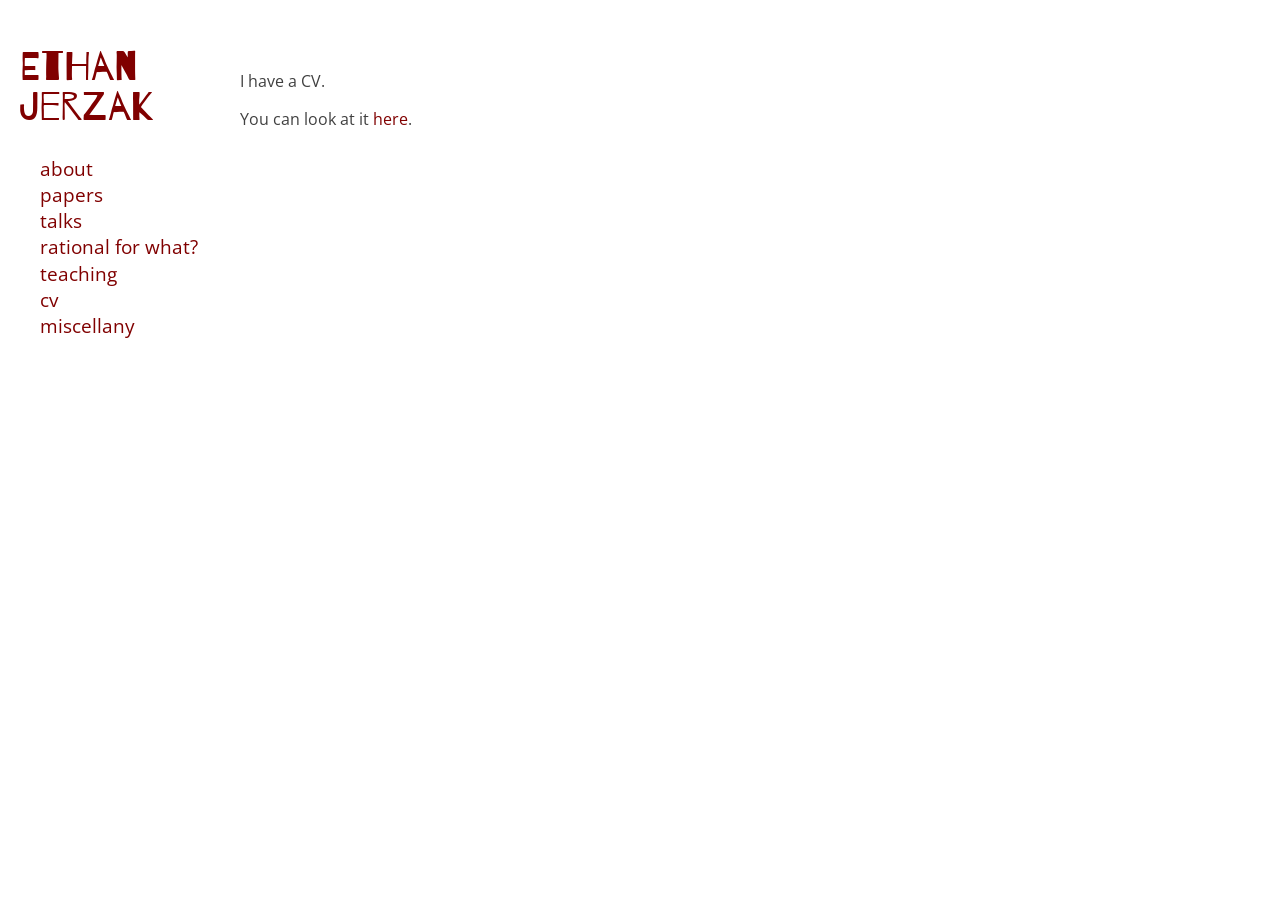
<file: cv.html>
<!DOCTYPE html PUBLIC "-//W3C//DTD XHTML 1.0 Transitional//EN" "http://www.w3.org/TR/xhtml1/DTD/xhtml1-transitional.dtd">
<html xmlns="http://www.w3.org/1999/xhtml">
<head>
  <meta name="viewport" content="width=device-width, initial-scale=1.0" />
  <meta http-equiv="Content-Type" content="text/html; charset=utf-8" />
  <meta http-equiv="Content-Style-Type" content="text/css" />
  <meta name="generator" content="pandoc" />
  <meta name="author" content="Ethan Jerzak" />
  <title>CV — Ethan Jerzak</title>
  <style type="text/css">code{white-space: pre;}</style>
  <link rel="stylesheet" href="ethan.css" type="text/css" />
  <link href="https://fonts.googleapis.com/css?family=Barrio|Open+Sans" rel="stylesheet">
</head>
<body>
<div id="header">
<h1 class="title">Ethan Jerzak</h1>
<h2 class="author">Ethan Jerzak</h2>
</div>
<div class="navbar">
<nav>
<h1 id="ethan-jerzak"><a href="index.html">Ethan Jerzak</a></h1>
<ul>
<li><a href="index.html">about</a></li>
<li><a href="papers.html">papers</a></li>
<li><a href="talks.html">talks</a></li>
<li><a href="rational-for-what.html">rational for what?</a></li>
<li><a href="teaching.html">teaching</a></li>
<li><a href="cv.html">cv</a></li>
<li><a href="miscellany.html">miscellany</a></li>
</ul>
</nav>
</div>
<div id="main">
<div class="text">
<p>I have a CV.</p>
<p>You can look at it <a href="ethan_jerzak_cv.pdf">here</a>.</p>
</div>
</div>
</body>
</html>
</file>
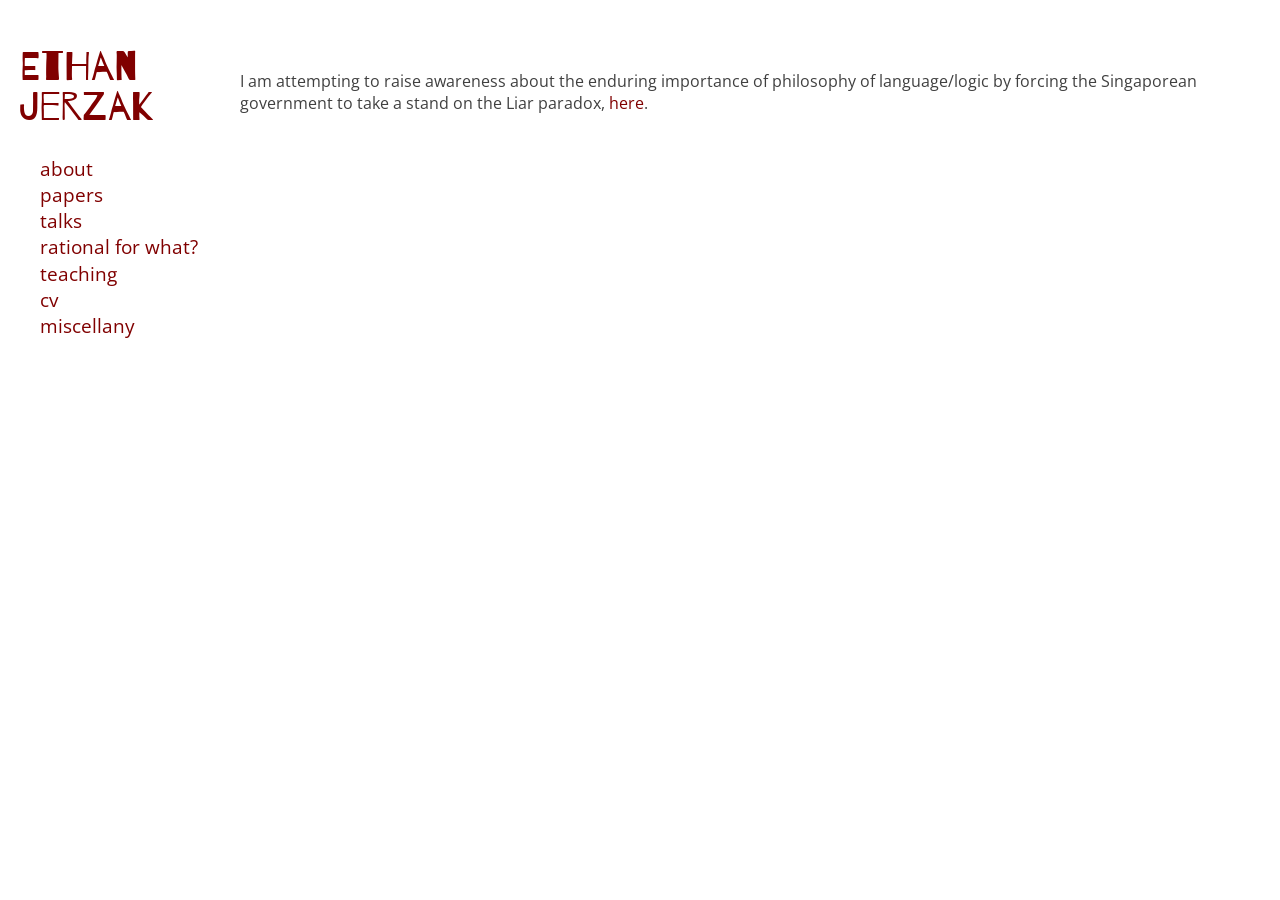
<file: miscellany.html>
<!DOCTYPE html PUBLIC "-//W3C//DTD XHTML 1.0 Transitional//EN" "http://www.w3.org/TR/xhtml1/DTD/xhtml1-transitional.dtd">
<html xmlns="http://www.w3.org/1999/xhtml">
<head>
  <meta name="viewport" content="width=device-width, initial-scale=1.0" />
  <meta http-equiv="Content-Type" content="text/html; charset=utf-8" />
  <meta http-equiv="Content-Style-Type" content="text/css" />
  <meta name="generator" content="pandoc" />
  <meta name="author" content="Ethan Jerzak" />
  <title>Miscellany — Ethan Jerzak</title>
  <style type="text/css">code{white-space: pre;}</style>
  <link rel="stylesheet" href="ethan.css" type="text/css" />
  <link href="https://fonts.googleapis.com/css?family=Barrio|Open+Sans" rel="stylesheet">
</head>
<body>
<div id="header">
<h1 class="title">Ethan Jerzak</h1>
<h2 class="author">Ethan Jerzak</h2>
</div>
<div class="navbar">
<nav>
<h1 id="ethan-jerzak"><a href="index.html">Ethan Jerzak</a></h1>
<ul>
<li><a href="index.html">about</a></li>
<li><a href="papers.html">papers</a></li>
<li><a href="talks.html">talks</a></li>
<li><a href="rational-for-what.html">rational for what?</a></li>
<li><a href="teaching.html">teaching</a></li>
<li><a href="cv.html">cv</a></li>
<li><a href="miscellany.html">miscellany</a></li>
</ul>
</nav>
</div>
<div id="main">
<div class="text">
<!-- I recently discovered a deficiency on the Internet: no decent tab of the Doobie Brothers' "What a Fool Believes" exists anywhere on it. I've remedied this deficiency, [here](WhatAFoolBelieves.md). -->
<p>I am attempting to raise awareness about the enduring importance of
philosophy of language/logic by forcing the Singaporean government to
take a stand on the Liar paradox, <a href="pofma.html">here</a>.</p>
</div>
</div>
</body>
</html>
</file>
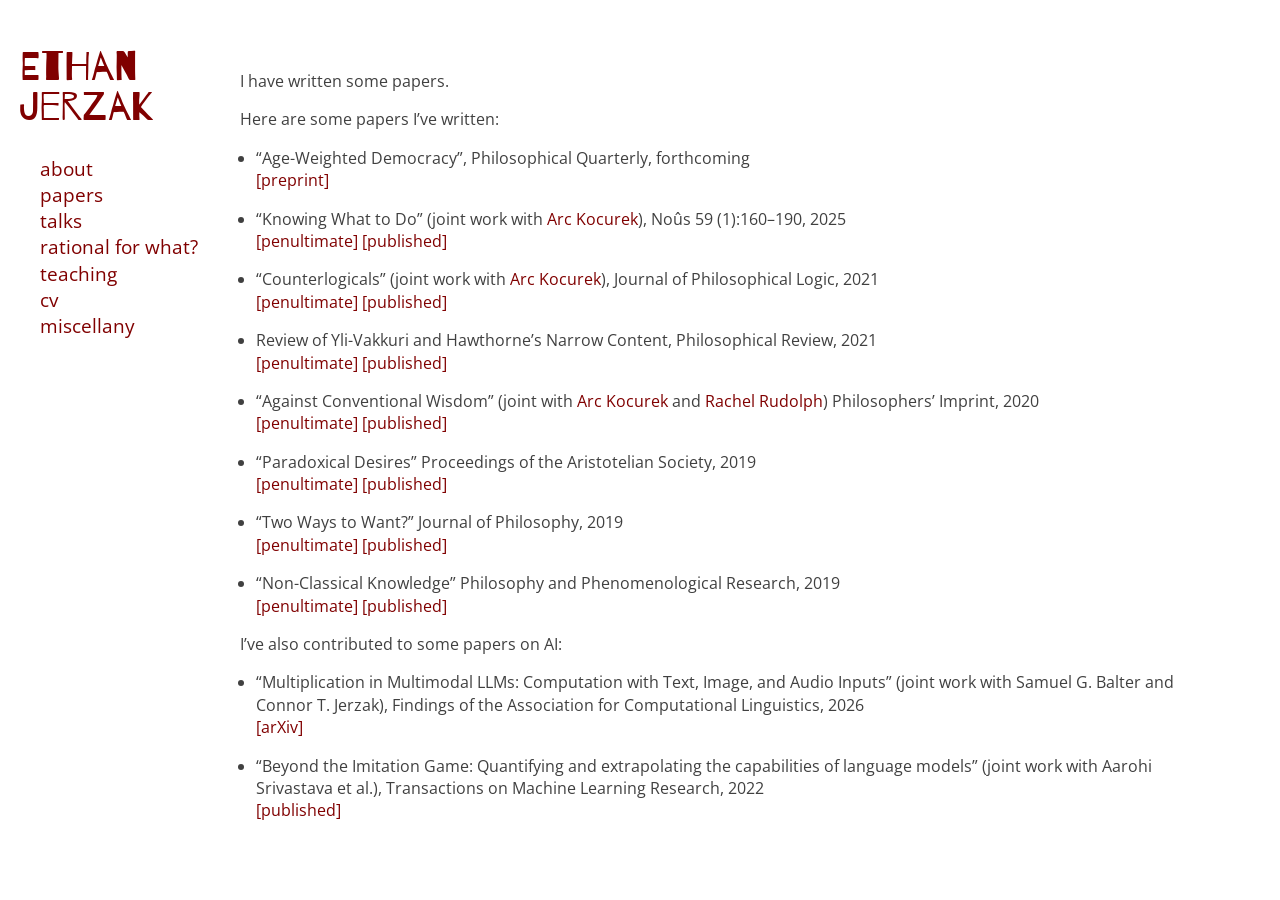
<file: papers.html>
<!DOCTYPE html PUBLIC "-//W3C//DTD XHTML 1.0 Transitional//EN" "http://www.w3.org/TR/xhtml1/DTD/xhtml1-transitional.dtd">
<html xmlns="http://www.w3.org/1999/xhtml">
<head>
  <meta name="viewport" content="width=device-width, initial-scale=1.0" />
  <meta http-equiv="Content-Type" content="text/html; charset=utf-8" />
  <meta http-equiv="Content-Style-Type" content="text/css" />
  <meta name="generator" content="pandoc" />
  <meta name="author" content="Ethan Jerzak" />
  <title>Papers — Ethan Jerzak</title>
  <style type="text/css">code{white-space: pre;}</style>
  <link rel="stylesheet" href="ethan.css" type="text/css" />
  <link href="https://fonts.googleapis.com/css?family=Barrio|Open+Sans" rel="stylesheet">
</head>
<body>
<div id="header">
<h1 class="title">Ethan Jerzak</h1>
<h2 class="author">Ethan Jerzak</h2>
</div>
<div class="navbar">
<nav>
<h1 id="ethan-jerzak"><a href="index.html">Ethan Jerzak</a></h1>
<ul>
<li><a href="index.html">about</a></li>
<li><a href="papers.html">papers</a></li>
<li><a href="talks.html">talks</a></li>
<li><a href="rational-for-what.html">rational for what?</a></li>
<li><a href="teaching.html">teaching</a></li>
<li><a href="cv.html">cv</a></li>
<li><a href="miscellany.html">miscellany</a></li>
</ul>
</nav>
</div>
<div id="main">
<div class="text">
<p>I have written some papers.</p>
<p>Here are some papers I’ve written:</p>
<ul>
<li><p>“Age-Weighted Democracy”, <em>Philosophical Quarterly</em>,
forthcoming<br />
<a href="age_weighted_democracy.pdf">[preprint]</a></p></li>
<li><p>“Knowing What to Do” (joint work with <a
href="http://www.actual.world">Arc Kocurek</a>), <em>Noûs</em> 59
(1):160–190, 2025<br />
<a href="https://philarchive.org/archive/JERKWT-2">[penultimate]</a> <a
href="https://doi.org/10.1111/nous.12503">[published]</a></p></li>
<li><p>“Counterlogicals” (joint work with <a
href="http://www.actual.world">Arc Kocurek</a>), <em>Journal of
Philosophical Logic</em>, 2021<br />
<a href="https://philarchive.org/archive/KOCCAC-2">[penultimate]</a> <a
href="https://doi.org/10.1007/s10992-020-09581-6">[published]</a></p></li>
<li><p>Review of Yli-Vakkuri and Hawthorne’s <em>Narrow Content</em>,
<em>Philosophical Review</em>, 2021<br />
<a href="https://philarchive.org/archive/JERROY">[penultimate]</a> <a
href="https://doi.org/10.1215/00318108-8998929">[published]</a></p></li>
<li><p>“Against Conventional Wisdom” (joint with <a
href="http://actual.world">Arc Kocurek</a> and <a
href="https://sites.google.com/view/rachelettarudolph">Rachel
Rudolph</a>) <em>Philosophers’ Imprint</em>, 2020<br />
<a href="https://philarchive.org/archive/KOCACW">[penultimate]</a> <a
href="http://hdl.handle.net/2027/spo.3521354.0020.022">[published]</a></p></li>
<li><p>“Paradoxical Desires” <em>Proceedings of the Aristotelian
Society</em>, 2019<br />
<a href="https://philarchive.org/archive/JERPD-2">[penultimate]</a> <a
href="https://academic.oup.com/aristotelian/article/119/3/335/5448884?guestAccessKey=4f0c866a-78be-4f2b-a428-3f40453e2000">[published]</a></p></li>
<li><p>“Two Ways to Want?” <em>Journal of Philosophy</em>, 2019<br />
<a href="https://philarchive.org/archive/JERTWT">[penultimate]</a> <a
href="https://doi.org/10.5840/jphil201911624">[published]</a></p></li>
<li><p>“Non-Classical Knowledge” <em>Philosophy and Phenomenological
Research</em>, 2019<br />
<a href="https://philarchive.org/archive/JERNK">[penultimate]</a> <a
href="https://doi.org/10.1111/phpr.12448">[published]</a></p></li>
</ul>
<p>I’ve also contributed to some papers on AI:</p>
<ul>
<li><p>“Multiplication in Multimodal LLMs: Computation with Text, Image,
and Audio Inputs” (joint work with Samuel G. Balter and Connor T.
Jerzak), <em>Findings of the Association for Computational
Linguistics</em>, 2026<br />
<a href="https://arxiv.org/abs/2604.18203">[arXiv]</a></p></li>
<li><p>“Beyond the Imitation Game: Quantifying and extrapolating the
capabilities of language models” (joint work with Aarohi Srivastava et
al.), <em>Transactions on Machine Learning Research</em>, 2022<br />
<a
href="https://openreview.net/forum?id=uyTL5Bvosj">[published]</a></p></li>
</ul>
</div>
</div>
</body>
</html>
</file>
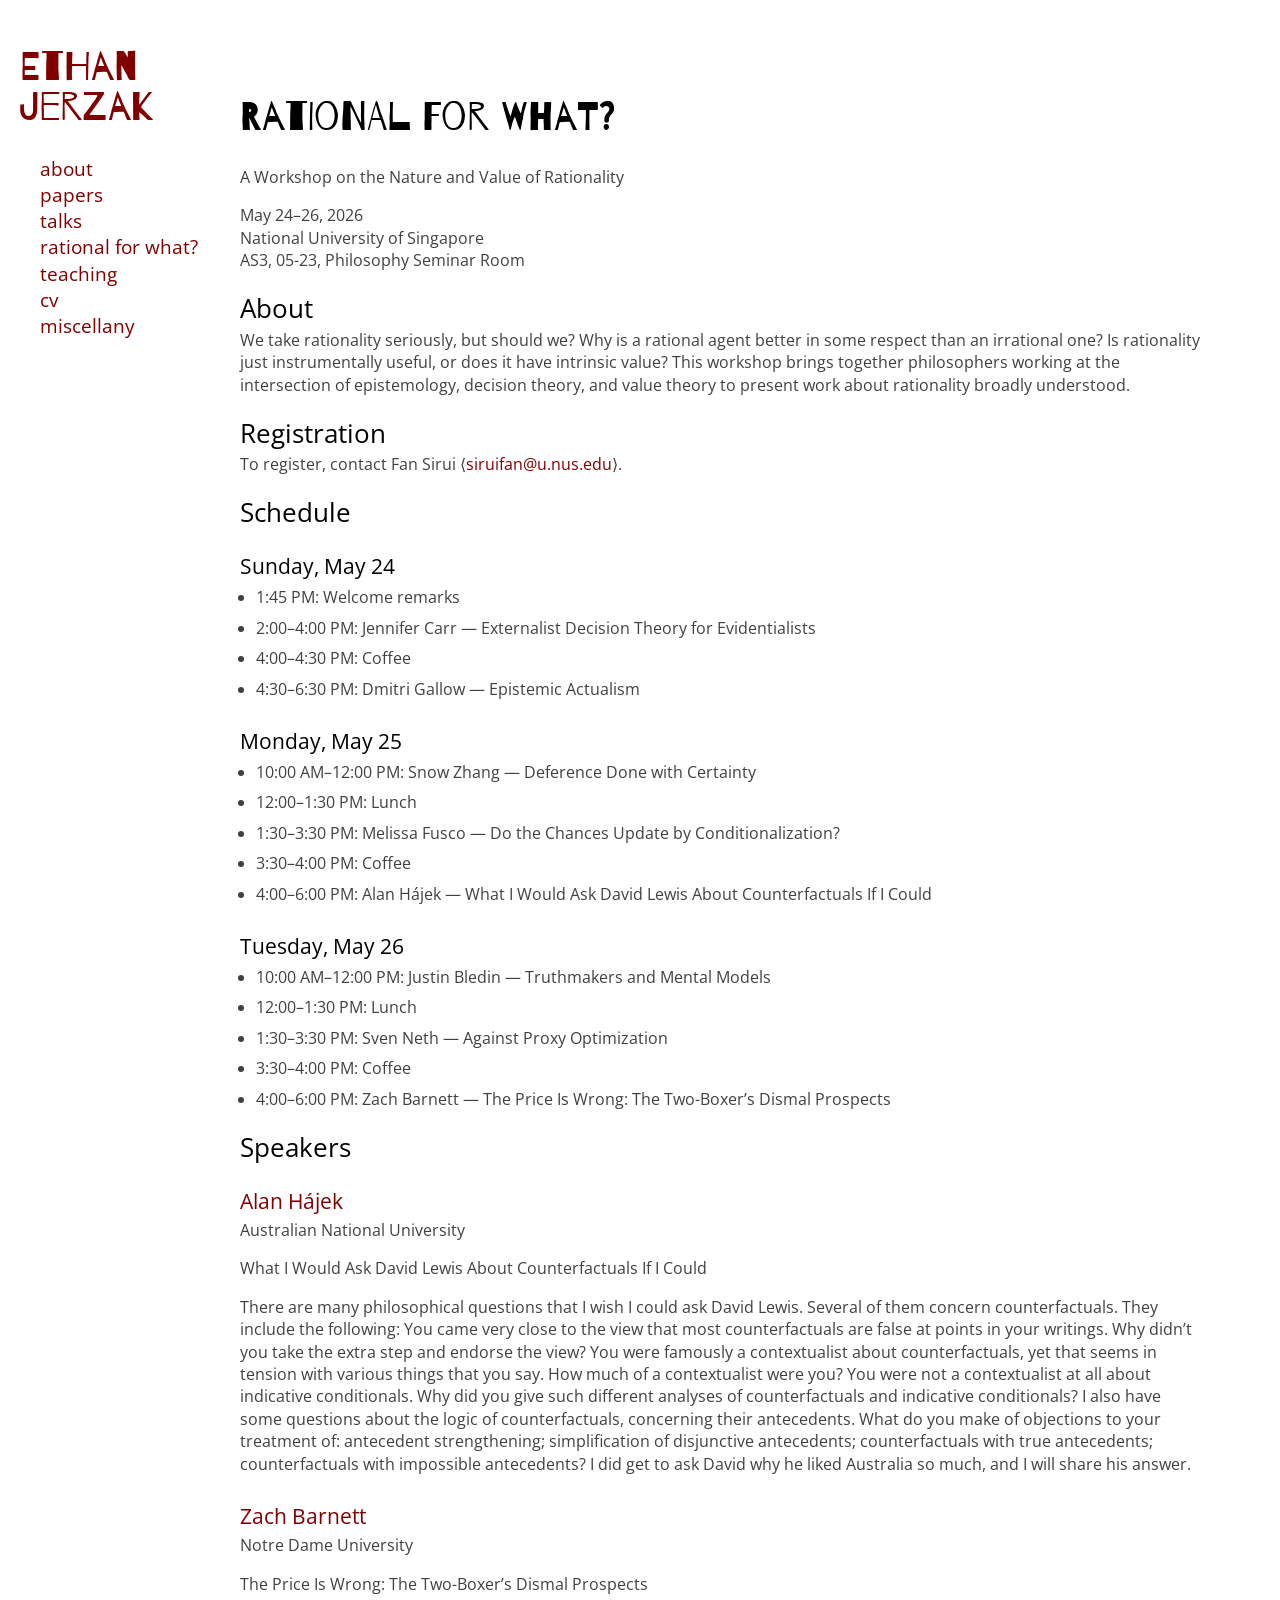
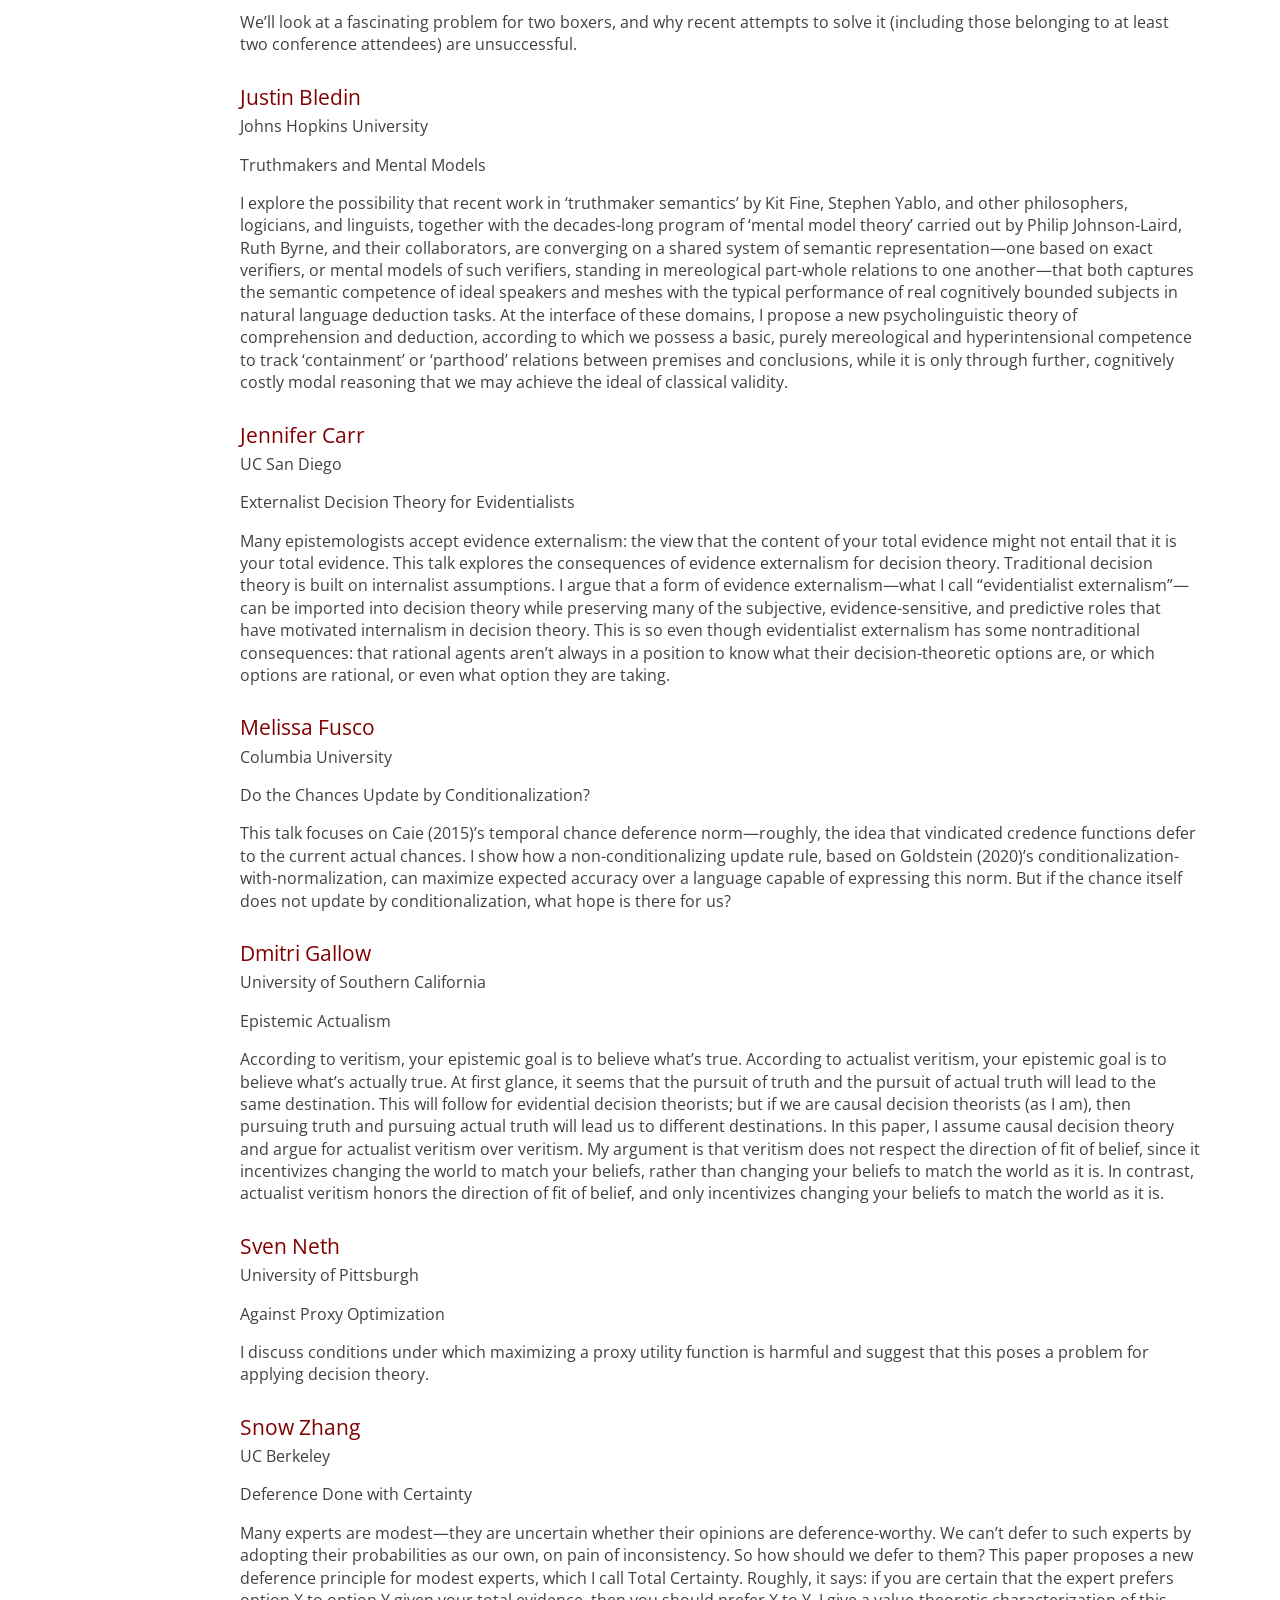
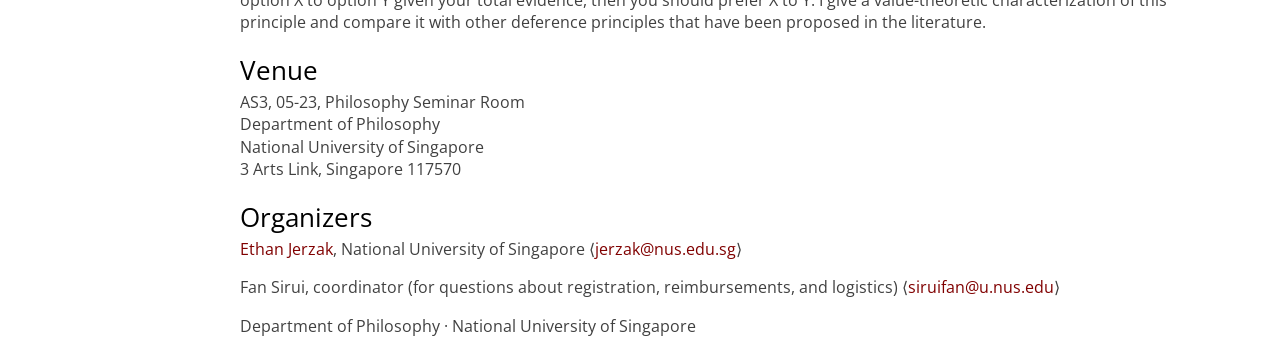
<file: rational-for-what.html>
<!DOCTYPE html PUBLIC "-//W3C//DTD XHTML 1.0 Transitional//EN" "http://www.w3.org/TR/xhtml1/DTD/xhtml1-transitional.dtd">
<html xmlns="http://www.w3.org/1999/xhtml">
<head>
  <meta name="viewport" content="width=device-width, initial-scale=1.0" />
  <meta http-equiv="Content-Type" content="text/html; charset=utf-8" />
  <meta http-equiv="Content-Style-Type" content="text/css" />
  <meta name="generator" content="pandoc" />
  <meta name="author" content="Ethan Jerzak" />
  <title>Rational for What? — Ethan Jerzak</title>
  <style type="text/css">code{white-space: pre;}</style>
  <link rel="stylesheet" href="ethan.css" type="text/css" />
  <link href="https://fonts.googleapis.com/css?family=Barrio|Open+Sans" rel="stylesheet">
</head>
<body>
<div id="header">
<h1 class="title">Ethan Jerzak</h1>
<h2 class="author">Ethan Jerzak</h2>
</div>
<div class="navbar">
<nav>
<h1 id="ethan-jerzak"><a href="index.html">Ethan Jerzak</a></h1>
<ul>
<li><a href="index.html">about</a></li>
<li><a href="papers.html">papers</a></li>
<li><a href="talks.html">talks</a></li>
<li><a href="rational-for-what.html">rational for what?</a></li>
<li><a href="teaching.html">teaching</a></li>
<li><a href="cv.html">cv</a></li>
<li><a href="miscellany.html">miscellany</a></li>
</ul>
</nav>
</div>
<div id="main">
<section id="rational-for-what" class="text">
<h1>Rational for What?</h1>
<p><em>A Workshop on the Nature and Value of Rationality</em></p>
<p>May 24–26, 2026<br> National University of Singapore<br> AS3, 05-23,
Philosophy Seminar Room</p>
<h2 id="about">About</h2>
<p>We take rationality seriously, but should we? Why is a rational agent
better in some respect than an irrational one? Is rationality just
instrumentally useful, or does it have intrinsic value? This workshop
brings together philosophers working at the intersection of
epistemology, decision theory, and value theory to present work about
rationality broadly understood.</p>
<h2 id="registration">Registration</h2>
<p>To register, contact Fan Sirui ⟨<a
href="mailto:siruifan@u.nus.edu">siruifan@u.nus.edu</a>⟩.</p>
<h2 id="schedule">Schedule</h2>
<h3 id="sunday-may-24">Sunday, May 24</h3>
<ul>
<li><strong>1:45 PM:</strong> Welcome remarks</li>
<li><strong>2:00–4:00 PM:</strong> Jennifer Carr — <em>Externalist
Decision Theory for Evidentialists</em></li>
<li><strong>4:00–4:30 PM:</strong> Coffee</li>
<li><strong>4:30–6:30 PM:</strong> Dmitri Gallow — <em>Epistemic
Actualism</em></li>
</ul>
<h3 id="monday-may-25">Monday, May 25</h3>
<ul>
<li><strong>10:00 AM–12:00 PM:</strong> Snow Zhang — <em>Deference Done
with Certainty</em></li>
<li><strong>12:00–1:30 PM:</strong> Lunch</li>
<li><strong>1:30–3:30 PM:</strong> Melissa Fusco — <em>Do the Chances
Update by Conditionalization?</em></li>
<li><strong>3:30–4:00 PM:</strong> Coffee</li>
<li><strong>4:00–6:00 PM:</strong> Alan Hájek — <em>What I Would Ask
David Lewis About Counterfactuals If I Could</em></li>
</ul>
<h3 id="tuesday-may-26">Tuesday, May 26</h3>
<ul>
<li><strong>10:00 AM–12:00 PM:</strong> Justin Bledin — <em>Truthmakers
and Mental Models</em></li>
<li><strong>12:00–1:30 PM:</strong> Lunch</li>
<li><strong>1:30–3:30 PM:</strong> Sven Neth — <em>Against Proxy
Optimization</em></li>
<li><strong>3:30–4:00 PM:</strong> Coffee</li>
<li><strong>4:00–6:00 PM:</strong> Zach Barnett — <em>The Price Is
Wrong: The Two-Boxer’s Dismal Prospects</em></li>
</ul>
<h2 id="speakers">Speakers</h2>
<h3 id="alan-hájek"><a
href="https://researchportalplus.anu.edu.au/en/persons/alan-hajek/">Alan
Hájek</a></h3>
<p>Australian National University</p>
<p><strong>What I Would Ask David Lewis About Counterfactuals If I
Could</strong></p>
<p>There are many philosophical questions that I wish I could ask David
Lewis. Several of them concern counterfactuals. They include the
following: You came very close to the view that most counterfactuals are
false at points in your writings. Why didn’t you take the extra step and
endorse the view? You were famously a contextualist about
counterfactuals, yet that seems in tension with various things that you
say. How much of a contextualist were you? You were not a contextualist
at all about indicative conditionals. Why did you give such different
analyses of counterfactuals and indicative conditionals? I also have
some questions about the logic of counterfactuals, concerning their
antecedents. What do you make of objections to your treatment of:
antecedent strengthening; simplification of disjunctive antecedents;
counterfactuals with true antecedents; counterfactuals with impossible
antecedents? I did get to ask David why he liked Australia so much, and
I will share his answer.</p>
<h3 id="zach-barnett"><a
href="https://sites.google.com/view/zachbarnett">Zach Barnett</a></h3>
<p>Notre Dame University</p>
<p><strong>The Price Is Wrong: The Two-Boxer’s Dismal
Prospects</strong></p>
<p>We’ll look at a fascinating problem for two boxers, and why recent
attempts to solve it (including those belonging to at least two
conference attendees) are unsuccessful.</p>
<h3 id="justin-bledin"><a href="https://www.jbledin.com/">Justin
Bledin</a></h3>
<p>Johns Hopkins University</p>
<p><strong>Truthmakers and Mental Models</strong></p>
<p>I explore the possibility that recent work in ‘truthmaker semantics’
by Kit Fine, Stephen Yablo, and other philosophers, logicians, and
linguists, together with the decades-long program of ‘mental model
theory’ carried out by Philip Johnson-Laird, Ruth Byrne, and their
collaborators, are converging on a shared system of semantic
representation—one based on exact verifiers, or mental models of such
verifiers, standing in mereological part-whole relations to one
another—that both captures the semantic competence of ideal speakers and
meshes with the typical performance of real cognitively bounded subjects
in natural language deduction tasks. At the interface of these domains,
I propose a new psycholinguistic theory of comprehension and deduction,
according to which we possess a basic, purely mereological and
hyperintensional competence to track ‘containment’ or ‘parthood’
relations between premises and conclusions, while it is only through
further, cognitively costly modal reasoning that we may achieve the
ideal of classical validity.</p>
<h3 id="jennifer-carr"><a
href="https://philosophyfaculty.ucsd.edu/~j2carr/">Jennifer
Carr</a></h3>
<p>UC San Diego</p>
<p><strong>Externalist Decision Theory for Evidentialists</strong></p>
<p>Many epistemologists accept <em>evidence externalism</em>: the view
that the content of your total evidence might not entail that it is your
total evidence. This talk explores the consequences of evidence
externalism for decision theory. Traditional decision theory is built on
internalist assumptions. I argue that a form of evidence
externalism—what I call “evidentialist externalism”—can be imported into
decision theory while preserving many of the subjective,
evidence-sensitive, and predictive roles that have motivated internalism
in decision theory. This is so even though evidentialist externalism has
some nontraditional consequences: that rational agents aren’t always in
a position to know what their decision-theoretic options are, or which
options are rational, or even what option they are taking.</p>
<h3 id="melissa-fusco"><a
href="https://philosophy.columbia.edu/content/melissa-fusco">Melissa
Fusco</a></h3>
<p>Columbia University</p>
<p><strong>Do the Chances Update by Conditionalization?</strong></p>
<p>This talk focuses on Caie (2015)’s temporal chance deference
norm—roughly, the idea that vindicated credence functions defer to the
<em>current actual</em> chances. I show how a non-conditionalizing
update rule, based on Goldstein (2020)’s
conditionalization-with-normalization, can maximize expected accuracy
over a language capable of expressing this norm. But if the chance
itself does not update by conditionalization, what hope is there for
us?</p>
<h3 id="dmitri-gallow"><a href="https://www.jdmitrigallow.com/">Dmitri
Gallow</a></h3>
<p>University of Southern California</p>
<p><strong>Epistemic Actualism</strong></p>
<p>According to veritism, your epistemic goal is to believe what’s true.
According to <em>actualist</em> veritism, your epistemic goal is to
believe what’s <em>actually</em> true. At first glance, it seems that
the pursuit of truth and the pursuit of actual truth will lead to the
same destination. This will follow for evidential decision theorists;
but if we are causal decision theorists (as I am), then pursuing truth
and pursuing actual truth will lead us to different destinations. In
this paper, I assume causal decision theory and argue for actualist
veritism over veritism. My argument is that veritism does not respect
the direction of fit of belief, since it incentivizes changing the world
to match your beliefs, rather than changing your beliefs to match the
world as it is. In contrast, actualist veritism honors the direction of
fit of belief, and only incentivizes changing your beliefs to match the
world as it is.</p>
<h3 id="sven-neth"><a
href="https://www.ocf.berkeley.edu/~nethsven/">Sven Neth</a></h3>
<p>University of Pittsburgh</p>
<p><strong>Against Proxy Optimization</strong></p>
<p>I discuss conditions under which maximizing a proxy utility function
is harmful and suggest that this poses a problem for applying decision
theory.</p>
<h3 id="snow-zhang"><a
href="https://sites.google.com/berkeley.edu/xueyin-snow-zhang">Snow
Zhang</a></h3>
<p>UC Berkeley</p>
<p><strong>Deference Done with Certainty</strong></p>
<p>Many experts are modest—they are uncertain whether their opinions are
deference-worthy. We can’t defer to such experts by adopting their
probabilities as our own, on pain of inconsistency. So how should we
defer to them? This paper proposes a new deference principle for modest
experts, which I call Total Certainty. Roughly, it says: if you are
certain that the expert prefers option X to option Y given your total
evidence, then you should prefer X to Y. I give a value-theoretic
characterization of this principle and compare it with other deference
principles that have been proposed in the literature.</p>
<h2 id="venue">Venue</h2>
<p>AS3, 05-23, Philosophy Seminar Room<br> Department of Philosophy<br>
National University of Singapore<br> 3 Arts Link, Singapore 117570</p>
<h2 id="organizers">Organizers</h2>
<p><a href="index.html">Ethan Jerzak</a>, National University of
Singapore ⟨<a href="mailto:jerzak@nus.edu.sg">jerzak@nus.edu.sg</a>⟩</p>
<p>Fan Sirui, coordinator (for questions about registration,
reimbursements, and logistics) ⟨<a
href="mailto:siruifan@u.nus.edu">siruifan@u.nus.edu</a>⟩</p>
<p>Department of Philosophy · National University of Singapore</p>
</section>
</div>
</body>
</html>
</file>
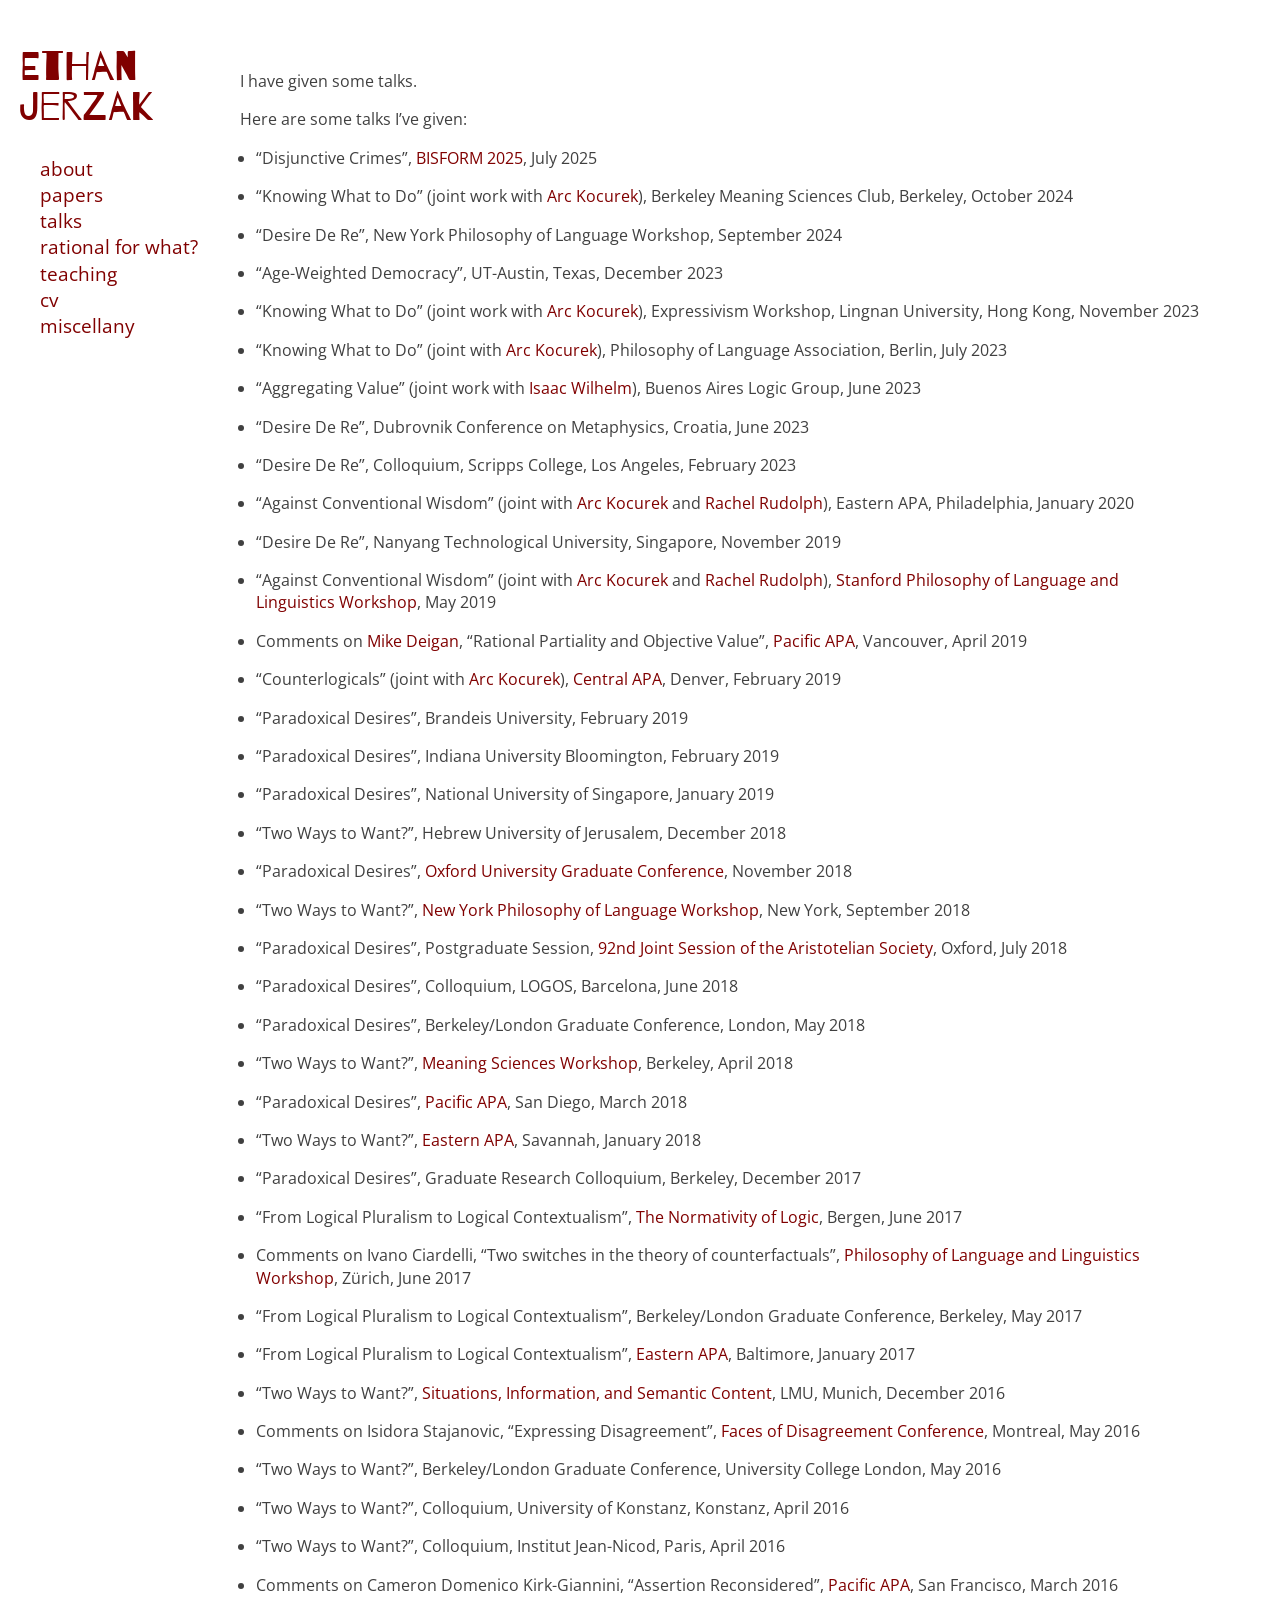
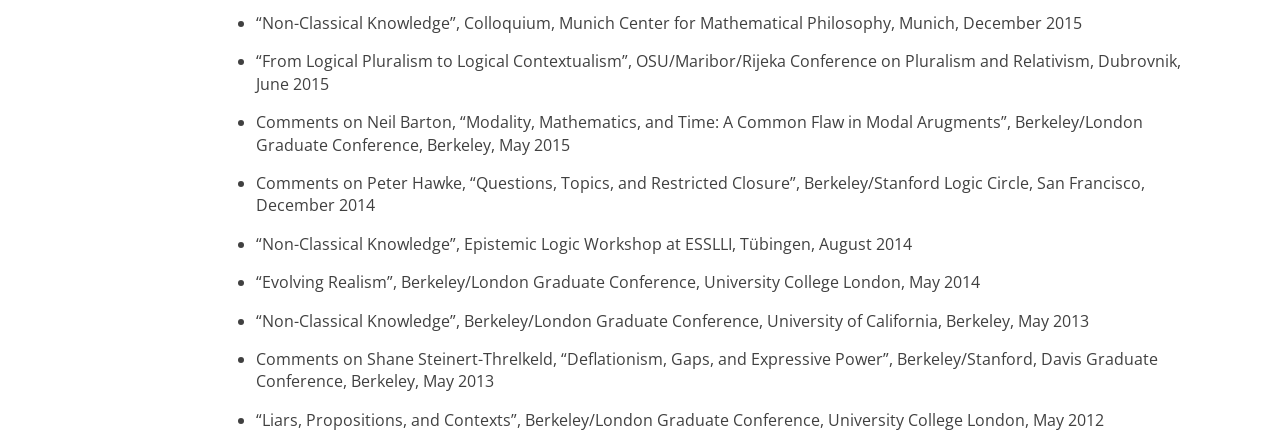
<file: talks.html>
<!DOCTYPE html PUBLIC "-//W3C//DTD XHTML 1.0 Transitional//EN" "http://www.w3.org/TR/xhtml1/DTD/xhtml1-transitional.dtd">
<html xmlns="http://www.w3.org/1999/xhtml">
<head>
  <meta name="viewport" content="width=device-width, initial-scale=1.0" />
  <meta http-equiv="Content-Type" content="text/html; charset=utf-8" />
  <meta http-equiv="Content-Style-Type" content="text/css" />
  <meta name="generator" content="pandoc" />
  <meta name="author" content="Ethan Jerzak" />
  <title>Talks — Ethan Jerzak</title>
  <style type="text/css">code{white-space: pre;}</style>
  <link rel="stylesheet" href="ethan.css" type="text/css" />
  <link href="https://fonts.googleapis.com/css?family=Barrio|Open+Sans" rel="stylesheet">
</head>
<body>
<div id="header">
<h1 class="title">Ethan Jerzak</h1>
<h2 class="author">Ethan Jerzak</h2>
</div>
<div class="navbar">
<nav>
<h1 id="ethan-jerzak"><a href="index.html">Ethan Jerzak</a></h1>
<ul>
<li><a href="index.html">about</a></li>
<li><a href="papers.html">papers</a></li>
<li><a href="talks.html">talks</a></li>
<li><a href="rational-for-what.html">rational for what?</a></li>
<li><a href="teaching.html">teaching</a></li>
<li><a href="cv.html">cv</a></li>
<li><a href="miscellany.html">miscellany</a></li>
</ul>
</nav>
</div>
<div id="main">
<div class="text">
<p>I have given some talks.</p>
<p>Here are some talks I’ve given:</p>
<ul>
<li><p>“Disjunctive Crimes”, <a
href="https://voidprove.github.io/BISFORM2025/">BISFORM 2025</a>, July
2025</p></li>
<li><p>“Knowing What to Do” (joint work with <a
href="http://actual.world">Arc Kocurek</a>), Berkeley Meaning Sciences
Club, Berkeley, October 2024</p></li>
<li><p>“Desire De Re”, New York Philosophy of Language Workshop,
September 2024</p></li>
<li><p>“Age-Weighted Democracy”, UT-Austin, Texas, December
2023</p></li>
<li><p>“Knowing What to Do” (joint work with <a
href="http://actual.world">Arc Kocurek</a>), Expressivism Workshop,
Lingnan University, Hong Kong, November 2023</p></li>
<li><p>“Knowing What to Do” (joint with <a
href="http://actual.world">Arc Kocurek</a>), Philosophy of Language
Association, Berlin, July 2023</p></li>
<li><p>“Aggregating Value” (joint work with <a
href="https://isaacwilhelm.com/">Isaac Wilhelm</a>), Buenos Aires Logic
Group, June 2023</p></li>
<li><p>“Desire De Re”, Dubrovnik Conference on Metaphysics, Croatia,
June 2023</p></li>
<li><p>“Desire De Re”, Colloquium, Scripps College, Los Angeles,
February 2023</p></li>
<li><p>“Against Conventional Wisdom” (joint with <a
href="http://actual.world">Arc Kocurek</a> and <a
href="https://sites.google.com/view/rachelettarudolph">Rachel
Rudolph</a>), Eastern APA, Philadelphia, January 2020</p></li>
<li><p>“Desire De Re”, Nanyang Technological University, Singapore,
November 2019</p></li>
<li><p>“Against Conventional Wisdom” (joint with <a
href="http://actual.world">Arc Kocurek</a> and <a
href="https://sites.google.com/view/rachelettarudolph">Rachel
Rudolph</a>), <a href="https://langling2019.weebly.com/">Stanford
Philosophy of Language and Linguistics Workshop</a>, May 2019</p></li>
<li><p>Comments on <a href="https://www.mikedeigan.com/">Mike
Deigan</a>, “Rational Partiality and Objective Value”, <a
href="https://www.apaonline.org/page/2019P_program">Pacific APA</a>,
Vancouver, April 2019</p></li>
<li><p>“Counterlogicals” (joint with <a
href="http://www.actual.world">Arc Kocurek</a>), <a
href="https://www.apaonline.org/events/EventDetails.aspx?id=968457&amp;group=">Central
APA</a>, Denver, February 2019</p></li>
<li><p>“Paradoxical Desires”, Brandeis University, February
2019</p></li>
<li><p>“Paradoxical Desires”, Indiana University Bloomington, February
2019</p></li>
<li><p>“Paradoxical Desires”, National University of Singapore, January
2019</p></li>
<li><p>“Two Ways to Want?”, Hebrew University of Jerusalem, December
2018</p></li>
<li><p>“Paradoxical Desires”, <a
href="http://users.ox.ac.uk/~gradconf/index.shtml">Oxford University
Graduate Conference</a>, November 2018</p></li>
<li><p>“Two Ways to Want?”, <a
href="http://nylanguageworkshop.tumblr.com/">New York Philosophy of
Language Workshop</a>, New York, September 2018</p></li>
<li><p>“Paradoxical Desires”, Postgraduate Session, <a
href="https://www.aristoteliansociety.org.uk/the-joint-session/">92nd
Joint Session of the Aristotelian Society</a>, Oxford, July
2018</p></li>
<li><p>“Paradoxical Desires”, Colloquium, LOGOS, Barcelona, June
2018</p></li>
<li><p>“Paradoxical Desires”, Berkeley/London Graduate Conference,
London, May 2018</p></li>
<li><p>“Two Ways to Want?”, <a
href="http://yalcin.work/meaning/">Meaning Sciences Workshop</a>,
Berkeley, April 2018</p></li>
<li><p>“Paradoxical Desires”, <a
href="http://www.apaonline.org/event/2018pacific">Pacific APA</a>, San
Diego, March 2018</p></li>
<li><p>“Two Ways to Want?”, <a
href="http://www.apaonline.org/event/2018eastern">Eastern APA</a>,
Savannah, January 2018</p></li>
<li><p>“Paradoxical Desires”, Graduate Research Colloquium, Berkeley,
December 2017</p></li>
<li><p>“From Logical Pluralism to Logical Contextualism”, <a
href="http://www.uib.no/en/antiex/99273/normativity-logic">The
Normativity of Logic</a>, Bergen, June 2017</p></li>
<li><p>Comments on Ivano Ciardelli, “Two switches in the theory of
counterfactuals”, <a
href="http://philosophymeetslinguistics.weebly.com/">Philosophy of
Language and Linguistics Workshop</a>, Zürich, June 2017</p></li>
<li><p>“From Logical Pluralism to Logical Contextualism”,
Berkeley/London Graduate Conference, Berkeley, May 2017</p></li>
<li><p>“From Logical Pluralism to Logical Contextualism”, <a
href="http://www.apaonline.org/event/2017eastern">Eastern APA</a>,
Baltimore, January 2017</p></li>
<li><p>“Two Ways to Want?”, <a
href="http://www.situatedcontent2016.philosophie.uni-muenchen.de/index.html">Situations,
Information, and Semantic Content</a>, LMU, Munich, December
2016</p></li>
<li><p>Comments on Isidora Stajanovic, “Expressing Disagreement”, <a
href="https://grin.normativity.ca/disagreement-conference/">Faces of
Disagreement Conference</a>, Montreal, May 2016</p></li>
<li><p>“Two Ways to Want?”, Berkeley/London Graduate Conference,
University College London, May 2016</p></li>
<li><p>“Two Ways to Want?”, Colloquium, University of Konstanz,
Konstanz, April 2016</p></li>
<li><p>“Two Ways to Want?”, Colloquium, Institut Jean-Nicod, Paris,
April 2016</p></li>
<li><p>Comments on Cameron Domenico Kirk-Giannini, “Assertion
Reconsidered”, <a
href="http://www.apaonline.org/event/2017pacific">Pacific APA</a>, San
Francisco, March 2016</p></li>
<li><p>“Non-Classical Knowledge”, Colloquium, Munich Center for
Mathematical Philosophy, Munich, December 2015</p></li>
<li><p>“From Logical Pluralism to Logical Contextualism”,
OSU/Maribor/Rijeka Conference on Pluralism and Relativism, Dubrovnik,
June 2015</p></li>
<li><p>Comments on Neil Barton, “Modality, Mathematics, and Time: A
Common Flaw in Modal Arugments”, Berkeley/London Graduate Conference,
Berkeley, May 2015</p></li>
<li><p>Comments on Peter Hawke, “Questions, Topics, and Restricted
Closure”, Berkeley/Stanford Logic Circle, San Francisco, December
2014</p></li>
<li><p>“Non-Classical Knowledge”, Epistemic Logic Workshop at ESSLLI,
Tübingen, August 2014</p></li>
<li><p>“Evolving Realism”, Berkeley/London Graduate Conference,
University College London, May 2014</p></li>
<li><p>“Non-Classical Knowledge”, Berkeley/London Graduate Conference,
University of California, Berkeley, May 2013</p></li>
<li><p>Comments on Shane Steinert-Threlkeld, “Deflationism, Gaps, and
Expressive Power”, Berkeley/Stanford, Davis Graduate Conference,
Berkeley, May 2013</p></li>
<li><p>“Liars, Propositions, and Contexts”, Berkeley/London Graduate
Conference, University College London, May 2012</p></li>
</ul>
</div>
</div>
</body>
</html>
</file>
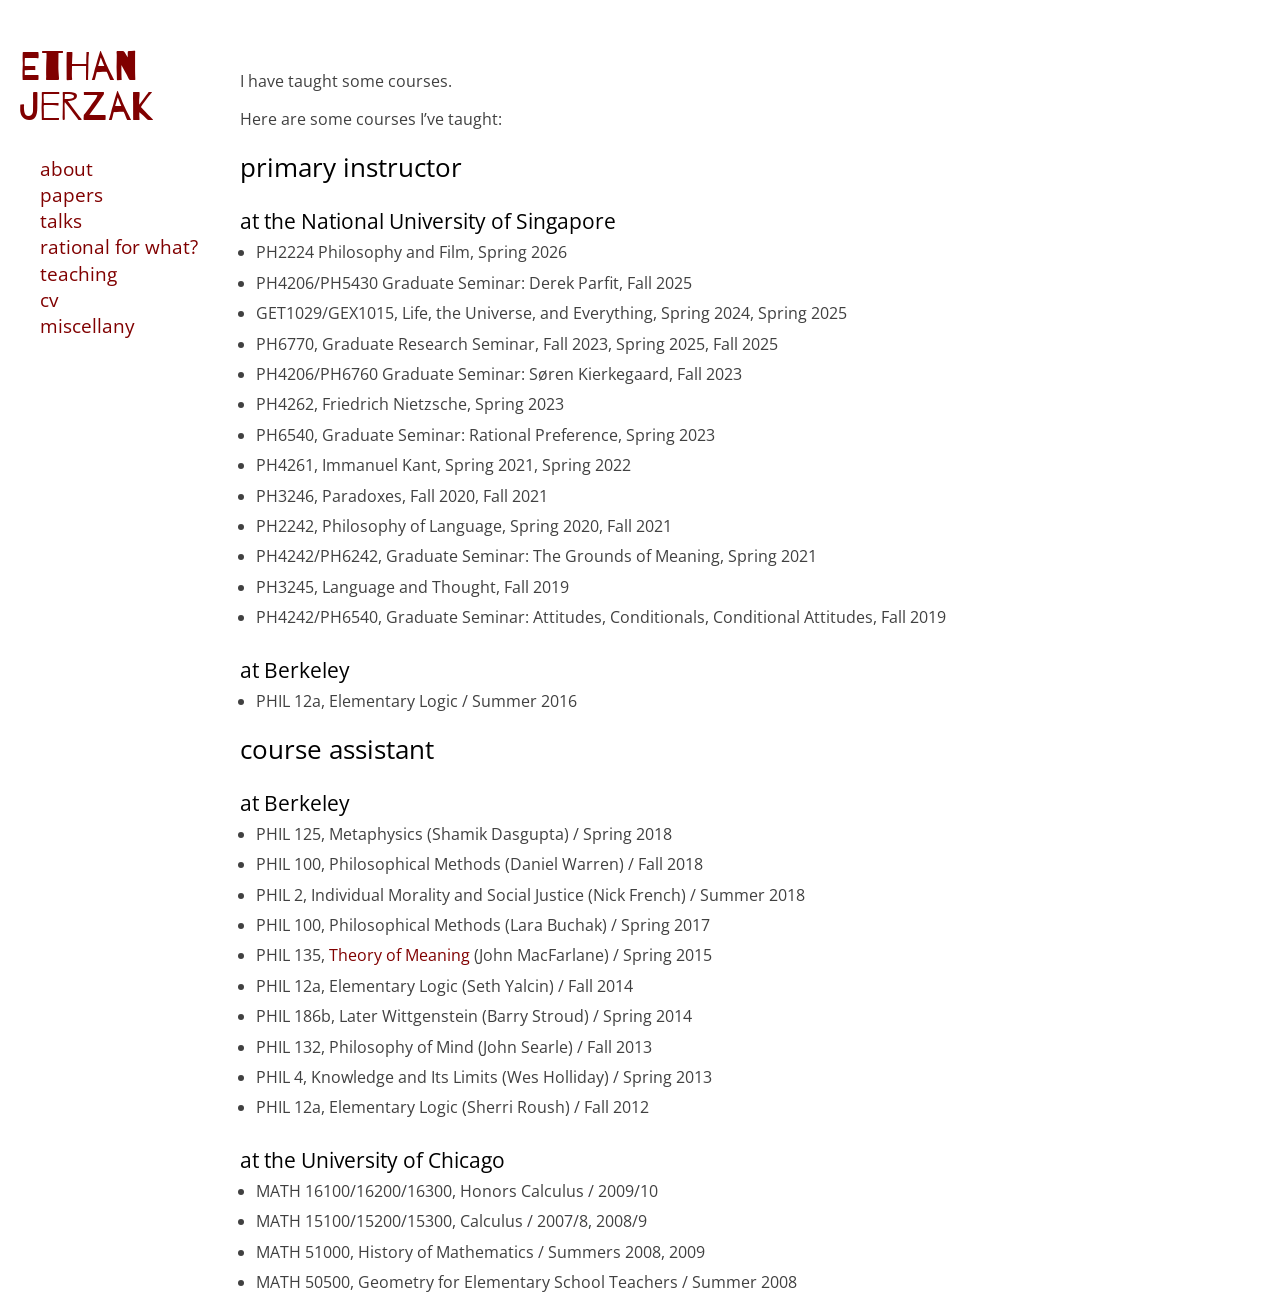
<file: teaching.html>
<!DOCTYPE html PUBLIC "-//W3C//DTD XHTML 1.0 Transitional//EN" "http://www.w3.org/TR/xhtml1/DTD/xhtml1-transitional.dtd">
<html xmlns="http://www.w3.org/1999/xhtml">
<head>
  <meta name="viewport" content="width=device-width, initial-scale=1.0" />
  <meta http-equiv="Content-Type" content="text/html; charset=utf-8" />
  <meta http-equiv="Content-Style-Type" content="text/css" />
  <meta name="generator" content="pandoc" />
  <meta name="author" content="Ethan Jerzak" />
  <title>Teaching — Ethan Jerzak</title>
  <style type="text/css">code{white-space: pre;}</style>
  <link rel="stylesheet" href="ethan.css" type="text/css" />
  <link href="https://fonts.googleapis.com/css?family=Barrio|Open+Sans" rel="stylesheet">
</head>
<body>
<div id="header">
<h1 class="title">Ethan Jerzak</h1>
<h2 class="author">Ethan Jerzak</h2>
</div>
<div class="navbar">
<nav>
<h1 id="ethan-jerzak"><a href="index.html">Ethan Jerzak</a></h1>
<ul>
<li><a href="index.html">about</a></li>
<li><a href="papers.html">papers</a></li>
<li><a href="talks.html">talks</a></li>
<li><a href="rational-for-what.html">rational for what?</a></li>
<li><a href="teaching.html">teaching</a></li>
<li><a href="cv.html">cv</a></li>
<li><a href="miscellany.html">miscellany</a></li>
</ul>
</nav>
</div>
<div id="main">
<div class="text">
<p>I have taught some courses.</p>
<p>Here are some courses I’ve taught:</p>
<h2 id="primary-instructor">primary instructor</h2>
<h3 id="at-the-national-university-of-singapore">at the National
University of Singapore</h3>
<ul>
<li>PH2224 Philosophy and Film, Spring 2026</li>
<li>PH4206/PH5430 Graduate Seminar: Derek Parfit, Fall 2025</li>
<li>GET1029/GEX1015, Life, the Universe, and Everything, Spring 2024,
Spring 2025</li>
<li>PH6770, Graduate Research Seminar, Fall 2023, Spring 2025, Fall
2025</li>
<li>PH4206/PH6760 Graduate Seminar: Søren Kierkegaard, Fall 2023</li>
<li>PH4262, Friedrich Nietzsche, Spring 2023</li>
<li>PH6540, Graduate Seminar: Rational Preference, Spring 2023</li>
<li>PH4261, Immanuel Kant, Spring 2021, Spring 2022</li>
<li>PH3246, Paradoxes, Fall 2020, Fall 2021</li>
<li>PH2242, Philosophy of Language, Spring 2020, Fall 2021</li>
<li>PH4242/PH6242, Graduate Seminar: The Grounds of Meaning, Spring
2021</li>
<li>PH3245, Language and Thought, Fall 2019</li>
<li>PH4242/PH6540, Graduate Seminar: Attitudes, Conditionals,
Conditional Attitudes, Fall 2019</li>
</ul>
<h3 id="at-berkeley">at Berkeley</h3>
<ul>
<li>PHIL 12a, Elementary Logic / Summer 2016</li>
</ul>
<h2 id="course-assistant">course assistant</h2>
<h3 id="at-berkeley-1">at Berkeley</h3>
<ul>
<li>PHIL 125, Metaphysics (Shamik Dasgupta) / Spring 2018</li>
<li>PHIL 100, Philosophical Methods (Daniel Warren) / Fall 2018</li>
<li>PHIL 2, Individual Morality and Social Justice (Nick French) /
Summer 2018</li>
<li>PHIL 100, Philosophical Methods (Lara Buchak) / Spring 2017</li>
<li>PHIL 135, <a href="http://johnmacfarlane.net/135/">Theory of
Meaning</a> (John MacFarlane) / Spring 2015</li>
<li>PHIL 12a, Elementary Logic (Seth Yalcin) / Fall 2014</li>
<li>PHIL 186b, Later Wittgenstein (Barry Stroud) / Spring 2014</li>
<li>PHIL 132, Philosophy of Mind (John Searle) / Fall 2013</li>
<li>PHIL 4, Knowledge and Its Limits (Wes Holliday) / Spring 2013</li>
<li>PHIL 12a, Elementary Logic (Sherri Roush) / Fall 2012</li>
</ul>
<h3 id="at-the-university-of-chicago">at the University of Chicago</h3>
<ul>
<li>MATH 16100/16200/16300, Honors Calculus / 2009/10</li>
<li>MATH 15100/15200/15300, Calculus / 2007/8, 2008/9</li>
<li>MATH 51000, History of Mathematics / Summers 2008, 2009</li>
<li>MATH 50500, Geometry for Elementary School Teachers / Summer
2008</li>
</ul>
</div>
</div>
</body>
</html>
</file>
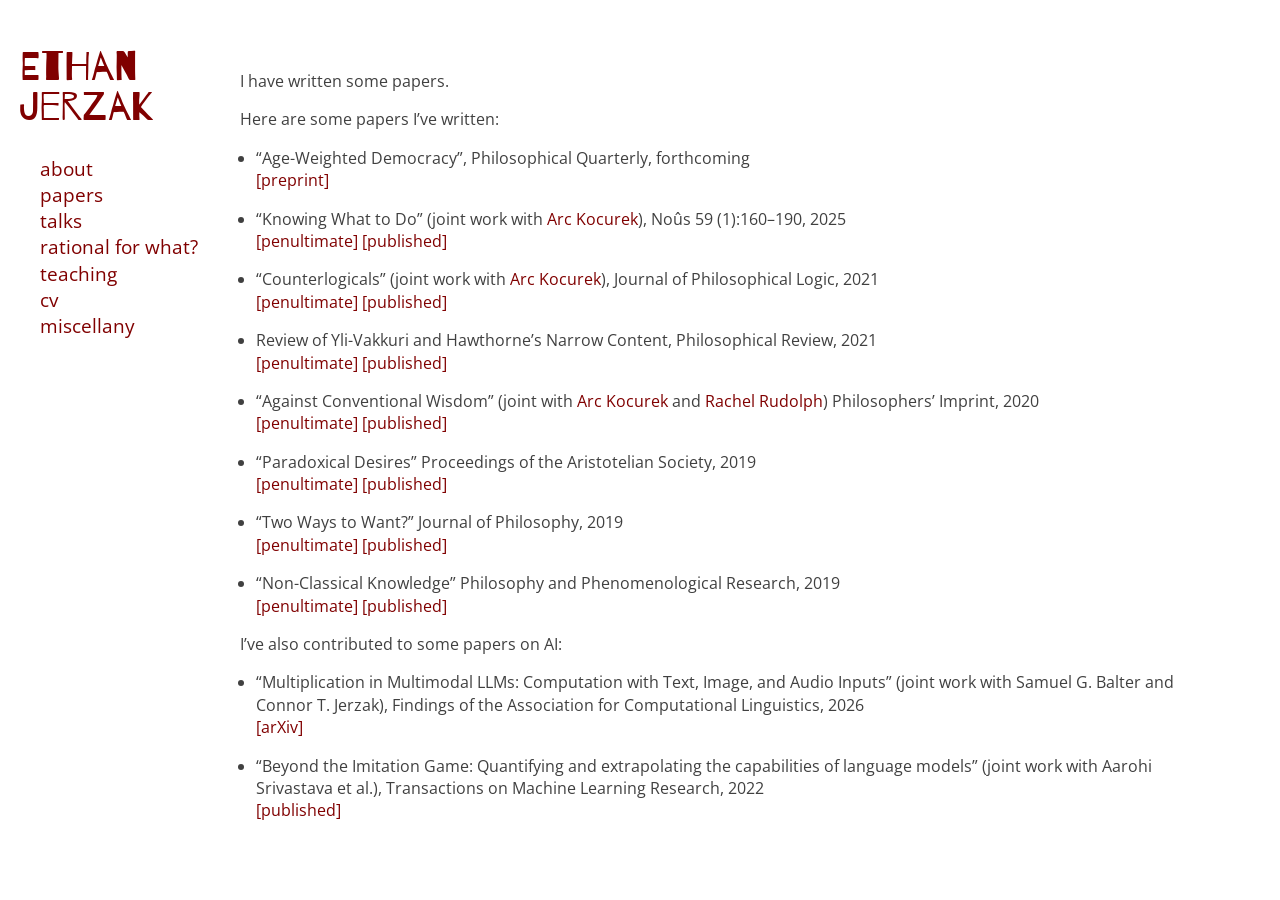
<file: docs/papers.html>
<!DOCTYPE html PUBLIC "-//W3C//DTD XHTML 1.0 Transitional//EN" "http://www.w3.org/TR/xhtml1/DTD/xhtml1-transitional.dtd">
<html xmlns="http://www.w3.org/1999/xhtml">
<head>
  <meta name="viewport" content="width=device-width, initial-scale=1.0" />
  <meta http-equiv="Content-Type" content="text/html; charset=utf-8" />
  <meta http-equiv="Content-Style-Type" content="text/css" />
  <meta name="generator" content="pandoc" />
  <meta name="author" content="Ethan Jerzak" />
  <title>Papers — Ethan Jerzak</title>
  <style type="text/css">code{white-space: pre;}</style>
  <link rel="stylesheet" href="ethan.css" type="text/css" />
  <link href="https://fonts.googleapis.com/css?family=Barrio|Open+Sans" rel="stylesheet">
</head>
<body>
<div id="header">
<h1 class="title">Ethan Jerzak</h1>
<h2 class="author">Ethan Jerzak</h2>
</div>
<div class="navbar">
<nav>
<h1 id="ethan-jerzak"><a href="index.html">Ethan Jerzak</a></h1>
<ul>
<li><a href="index.html">about</a></li>
<li><a href="papers.html">papers</a></li>
<li><a href="talks.html">talks</a></li>
<li><a href="rational-for-what.html">rational for what?</a></li>
<li><a href="teaching.html">teaching</a></li>
<li><a href="cv.html">cv</a></li>
<li><a href="miscellany.html">miscellany</a></li>
</ul>
</nav>
</div>
<div id="main">
<div class="text">
<p>I have written some papers.</p>
<p>Here are some papers I’ve written:</p>
<ul>
<li><p>“Age-Weighted Democracy”, <em>Philosophical Quarterly</em>,
forthcoming<br />
<a
href="https://philpapers.org/archive/JERADW.pdf">[preprint]</a></p></li>
<li><p>“Knowing What to Do” (joint work with <a
href="http://www.actual.world">Arc Kocurek</a>), <em>Noûs</em> 59
(1):160–190, 2025<br />
<a href="https://philarchive.org/archive/JERKWT-2">[penultimate]</a> <a
href="https://doi.org/10.1111/nous.12503">[published]</a></p></li>
<li><p>“Counterlogicals” (joint work with <a
href="http://www.actual.world">Arc Kocurek</a>), <em>Journal of
Philosophical Logic</em>, 2021<br />
<a href="https://philarchive.org/archive/KOCCAC-2">[penultimate]</a> <a
href="https://doi.org/10.1007/s10992-020-09581-6">[published]</a></p></li>
<li><p>Review of Yli-Vakkuri and Hawthorne’s <em>Narrow Content</em>,
<em>Philosophical Review</em>, 2021<br />
<a href="https://philarchive.org/archive/JERROY">[penultimate]</a> <a
href="https://doi.org/10.1215/00318108-8998929">[published]</a></p></li>
<li><p>“Against Conventional Wisdom” (joint with <a
href="http://actual.world">Arc Kocurek</a> and <a
href="https://sites.google.com/view/rachelettarudolph">Rachel
Rudolph</a>) <em>Philosophers’ Imprint</em>, 2020<br />
<a href="https://philarchive.org/archive/KOCACW">[penultimate]</a> <a
href="http://hdl.handle.net/2027/spo.3521354.0020.022">[published]</a></p></li>
<li><p>“Paradoxical Desires” <em>Proceedings of the Aristotelian
Society</em>, 2019<br />
<a href="https://philarchive.org/archive/JERPD-2">[penultimate]</a> <a
href="https://academic.oup.com/aristotelian/article/119/3/335/5448884?guestAccessKey=4f0c866a-78be-4f2b-a428-3f40453e2000">[published]</a></p></li>
<li><p>“Two Ways to Want?” <em>Journal of Philosophy</em>, 2019<br />
<a href="https://philarchive.org/archive/JERTWT">[penultimate]</a> <a
href="https://doi.org/10.5840/jphil201911624">[published]</a></p></li>
<li><p>“Non-Classical Knowledge” <em>Philosophy and Phenomenological
Research</em>, 2019<br />
<a href="https://philarchive.org/archive/JERNK">[penultimate]</a> <a
href="https://doi.org/10.1111/phpr.12448">[published]</a></p></li>
</ul>
<p>I’ve also contributed to some papers on AI:</p>
<ul>
<li><p>“Multiplication in Multimodal LLMs: Computation with Text, Image,
and Audio Inputs” (joint work with Samuel G. Balter and Connor T.
Jerzak), <em>Findings of the Association for Computational
Linguistics</em>, 2026<br />
<a href="https://arxiv.org/abs/2604.18203">[arXiv]</a></p></li>
<li><p>“Beyond the Imitation Game: Quantifying and extrapolating the
capabilities of language models” (joint work with Aarohi Srivastava et
al.), <em>Transactions on Machine Learning Research</em>, 2022<br />
<a
href="https://openreview.net/forum?id=uyTL5Bvosj">[published]</a></p></li>
</ul>
</div>
</div>
</body>
</html>
</file>
<file: ethan.css>
@import url("reset.css");

html {
    font-family: 'Open Sans', sans-serif;
}

body {
    max-width: 1200px;
    min-width: 240px;
    margin-right: 20px;
    font-size: 12pt;
    font-family: 'Open Sans', sans-serif;
    line-height: 1.5em;
}

p, ul, ol, blockquote, dt, dd, tr, pre.src {
    margin-bottom: 1em;
    color: #404040;
    line-height: 1.4em;
}

blockquote {
    margin: 0 50px;
}

li {
    margin-top: 0.5em;
}

.navbar li {
    margin-top: 0;
}

#header,
#postamble {
    display: none;
}

img {
    max-width: 100%;
    height: auto;
    vertical-align: middle;
    border: 0;
}

h1 {
    margin-top: 0.7em;
    margin-bottom: 0.7em;
    color: black;
    font-family: 'Barrio', serif, cursive;
    font-size: 2.5em;
    line-height: 1em;
}

h2 {
    margin-top: 1em;
    margin-bottom: 0.3em;
    font-size: 1.6em;
}

h3, h4, h5 {
    margin-top: 1.4em;
    margin-bottom: 0.3em;
}

h3 {
    font-size: 1.3em;
}

h4 {
    font-size: 1.1em;
}

h5 {
    font-size: 1em;
    font-variant-caps: all-petite-caps;
    letter-spacing: 0.05em;
}

a {
    color: #800000;
    text-decoration: none;
}

a:hover {
    color: black;
}

.clear {
    clear: both;
}

@media only screen and (min-width: 980px) {
    .navbar {
        position: fixed;
        float: left;
        width: 220px;
        margin-top: 20px;
        margin-left: 20px;
    }

    .navbar ul {
        margin-left: 20px;
        list-style-type: none;
        font-family: Gill Sans, 'Open Sans';
        font-size: 14pt;
    }

    #main {
        display: flex;
        flex-direction: row-reverse;
        align-items: flex-start;
        gap: 20px;
        width: calc(100% - 240px);
        margin-left: 240px;
        padding-top: 70px;
    }

    #main ul {
        list-style-type: disc;
    }

    #main li {
        margin-left: 1em;
    }

    .picture {
        flex: 0 0 auto;
        max-width: 40%;
    }

    .text {
        flex: 1 1 auto;
        min-width: 200px;
    }

    .textpicture {
        max-width: none;
    }
}

@media only screen and (min-width: 768px) and (max-width: 979px) {
    .navbar {
        position: fixed;
        float: left;
        width: 220px;
        margin-top: 20px;
        margin-left: 20px;
    }

    .navbar ul {
        margin-left: 20px;
        list-style-type: none;
        font-family: Gill Sans, 'Open Sans';
        font-size: 14pt;
    }

    #main {
        margin-left: 240px;
        padding-top: 70px;
        text-align: center;
    }

    #main ul {
        list-style-type: disc;
    }

    #main li {
        margin-left: 1em;
    }

    #main img {
        margin: auto;
    }

    .text {
        display: inline-block;
        overflow: hidden;
        margin: auto;
        text-align: left;
    }

    .textpicture {
        max-width: 400px;
    }
}

@media only screen and (max-width: 767px) {
    .navbar {
        position: relative;
        width: 99%;
        margin: 0 auto;
        padding-bottom: 15px;
        text-align: center;
    }

    .navbar li {
        display: inline-block;
        margin: 0;
        padding: 0 6px;
    }

    .navbar ul {
        display: inline-block;
        margin: auto;
        list-style-type: none;
        font-family: Gill Sans, 'Open Sans';
        font-size: 14pt;
    }

    #main {
        display: block;
        width: 90%;
        max-width: 580px;
        margin-right: auto;
        margin-left: auto;
        padding-top: 5px;
        text-align: center;
    }

    #main ul {
        list-style-type: disc;
    }

    #main li {
        margin-left: 1em;
    }

    #main img {
        margin: auto;
    }

    .text {
        display: inline-block;
        overflow: hidden;
        margin: auto;
        text-align: left;
        font-size: 12pt;
    }
}
</file>
<file: docs/ethan.css>
@import url("reset.css");

html {
    font-family: 'Open Sans', sans-serif;
}

body {
    max-width: 1200px;
    min-width: 240px;
    margin-right: 20px;
    font-size: 12pt;
    font-family: 'Open Sans', sans-serif;
    line-height: 1.5em;
}

p, ul, ol, blockquote, dt, dd, tr, pre.src {
    margin-bottom: 1em;
    color: #404040;
    line-height: 1.4em;
}

blockquote {
    margin: 0 50px;
}

li {
    margin-top: 0.5em;
}

.navbar li {
    margin-top: 0;
}

#header,
#postamble {
    display: none;
}

img {
    max-width: 100%;
    height: auto;
    vertical-align: middle;
    border: 0;
}

h1 {
    margin-top: 0.7em;
    margin-bottom: 0.7em;
    color: black;
    font-family: 'Barrio', serif, cursive;
    font-size: 2.5em;
    line-height: 1em;
}

h2 {
    margin-top: 1em;
    margin-bottom: 0.3em;
    font-size: 1.6em;
}

h3, h4, h5 {
    margin-top: 1.4em;
    margin-bottom: 0.3em;
}

h3 {
    font-size: 1.3em;
}

h4 {
    font-size: 1.1em;
}

h5 {
    font-size: 1em;
    font-variant-caps: all-petite-caps;
    letter-spacing: 0.05em;
}

a {
    color: #800000;
    text-decoration: none;
}

a:hover {
    color: black;
}

.clear {
    clear: both;
}

@media only screen and (min-width: 980px) {
    .navbar {
        position: fixed;
        float: left;
        width: 220px;
        margin-top: 20px;
        margin-left: 20px;
    }

    .navbar ul {
        margin-left: 20px;
        list-style-type: none;
        font-family: Gill Sans, 'Open Sans';
        font-size: 14pt;
    }

    #main {
        display: flex;
        flex-direction: row-reverse;
        align-items: flex-start;
        gap: 20px;
        width: calc(100% - 240px);
        margin-left: 240px;
        padding-top: 70px;
    }

    #main ul {
        list-style-type: disc;
    }

    #main li {
        margin-left: 1em;
    }

    .picture {
        flex: 0 0 auto;
        max-width: 40%;
    }

    .text {
        flex: 1 1 auto;
        min-width: 200px;
    }

    .textpicture {
        max-width: none;
    }
}

@media only screen and (min-width: 768px) and (max-width: 979px) {
    .navbar {
        position: fixed;
        float: left;
        width: 220px;
        margin-top: 20px;
        margin-left: 20px;
    }

    .navbar ul {
        margin-left: 20px;
        list-style-type: none;
        font-family: Gill Sans, 'Open Sans';
        font-size: 14pt;
    }

    #main {
        margin-left: 240px;
        padding-top: 70px;
        text-align: center;
    }

    #main ul {
        list-style-type: disc;
    }

    #main li {
        margin-left: 1em;
    }

    #main img {
        margin: auto;
    }

    .text {
        display: inline-block;
        overflow: hidden;
        margin: auto;
        text-align: left;
    }

    .textpicture {
        max-width: 400px;
    }
}

@media only screen and (max-width: 767px) {
    .navbar {
        position: relative;
        width: 99%;
        margin: 0 auto;
        padding-bottom: 15px;
        text-align: center;
    }

    .navbar li {
        display: inline-block;
        margin: 0;
        padding: 0 6px;
    }

    .navbar ul {
        display: inline-block;
        margin: auto;
        list-style-type: none;
        font-family: Gill Sans, 'Open Sans';
        font-size: 14pt;
    }

    #main {
        display: block;
        width: 90%;
        max-width: 580px;
        margin-right: auto;
        margin-left: auto;
        padding-top: 5px;
        text-align: center;
    }

    #main ul {
        list-style-type: disc;
    }

    #main li {
        margin-left: 1em;
    }

    #main img {
        margin: auto;
    }

    .text {
        display: inline-block;
        overflow: hidden;
        margin: auto;
        text-align: left;
        font-size: 12pt;
    }
}
</file>
